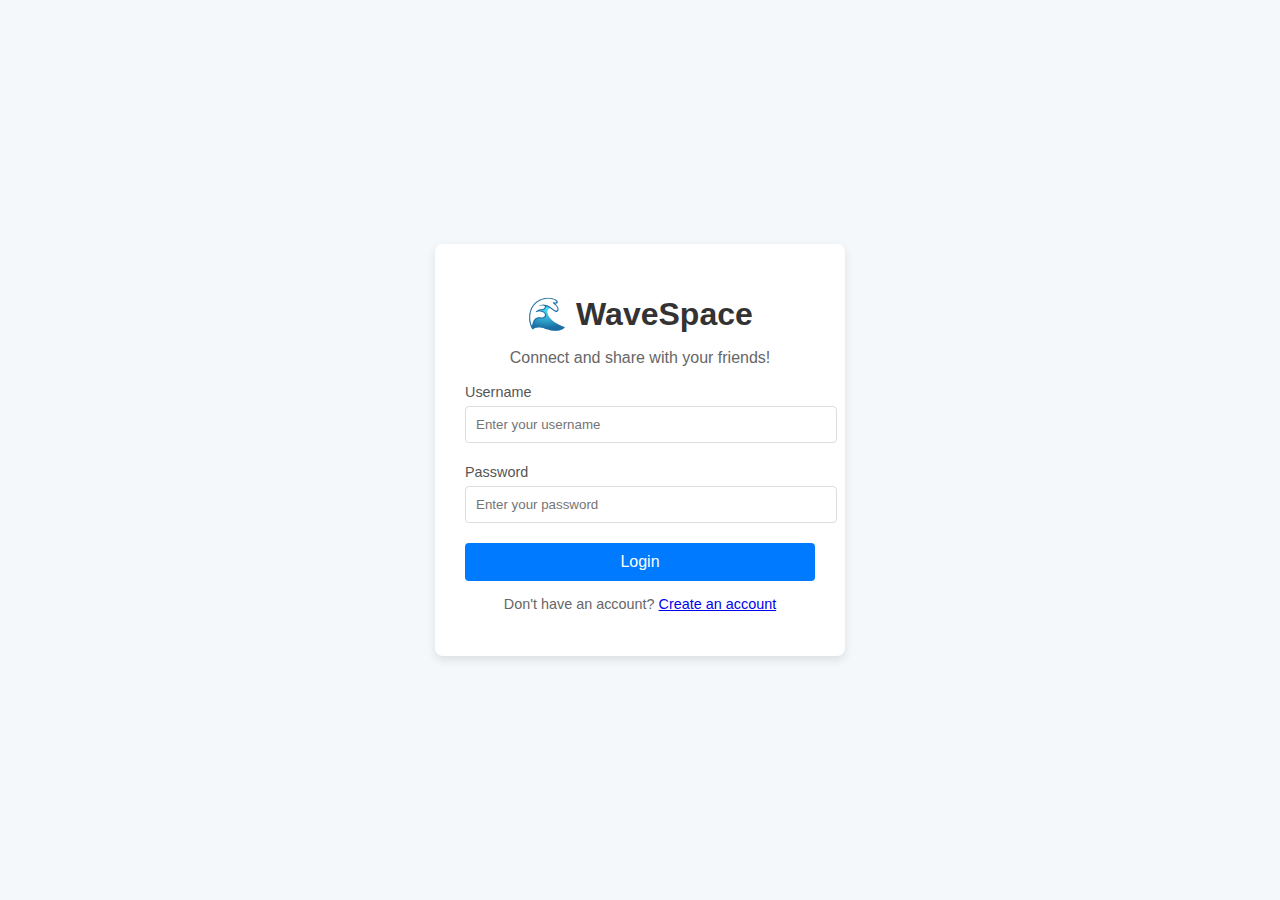
<file: public/index.html>
<!DOCTYPE html>
<html lang="en">
<head>
    <meta charset="UTF-8">
    <meta name="viewport" content="width=device-width, initial-scale=1.0">
    <title>WaveSpace - Login</title>
    <link rel="stylesheet" href="css/styles.css">
</head>
<body>
    <div class="login-container">
        <div class="login-box">
            <h1>🌊 WaveSpace</h1>
            <p>Connect and share with your friends!</p>
            <form action="/auth/login" method="POST">
                <div class="input-group">
                    <label for="username">Username</label>
                    <input type="text" id="username" name="username" placeholder="Enter your username" required>
                </div>
                <div class="input-group">
                    <label for="password">Password</label>
                    <input type="password" id="password" name="password" placeholder="Enter your password" required>
                </div>
                <button type="submit" class="btn">Login</button>
            </form>
            <p class="signup-text">Don't have an account? <a href="register.html">Create an account</a></p>
        </div>
    </div>
</body>
</html>
</file>
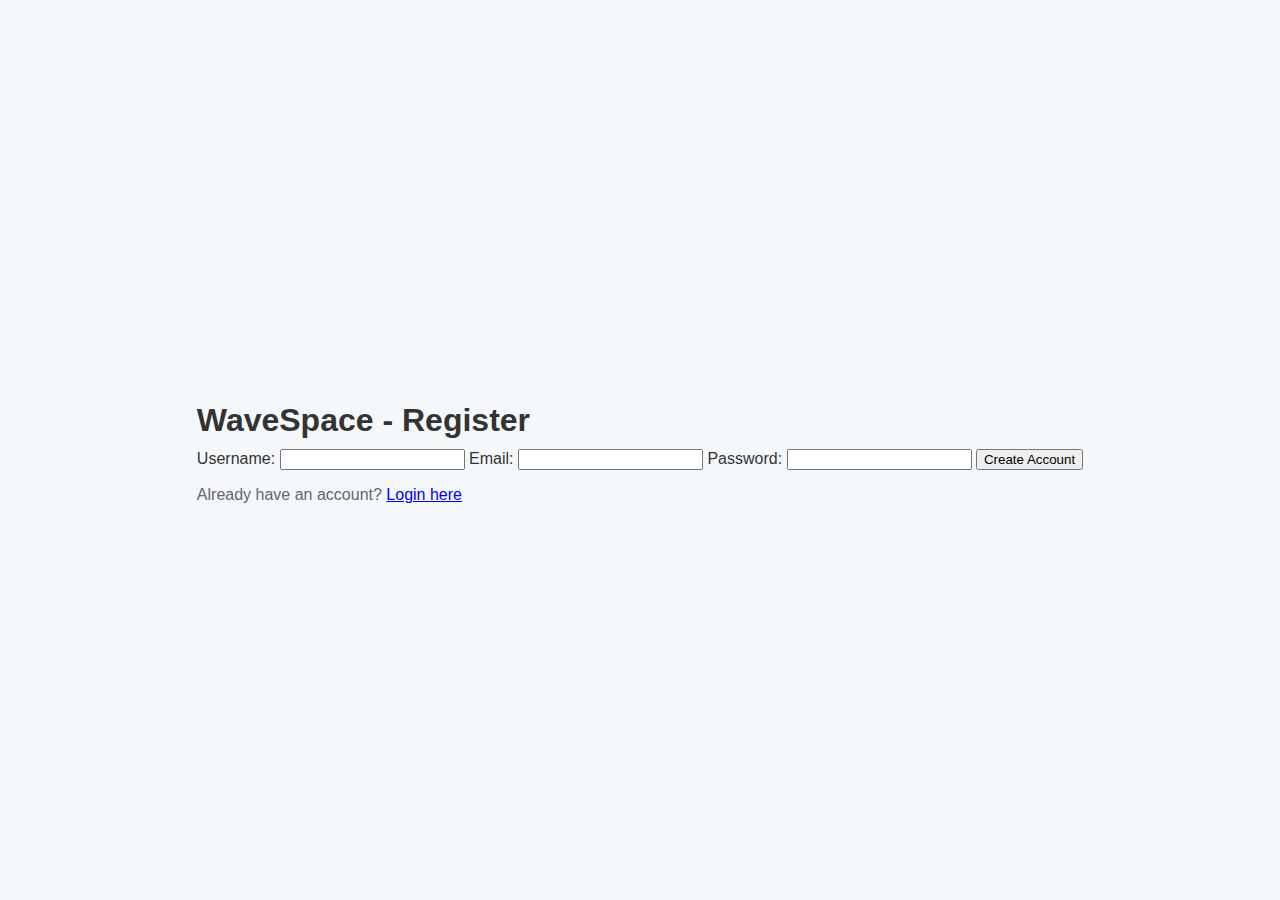
<file: public/register.html>
<!DOCTYPE html>
<html lang="en">
<head>
  <meta charset="UTF-8">
  <meta name="viewport" content="width=device-width, initial-scale=1.0">
  <title>WaveSpace - Register</title>
  <link rel="stylesheet" href="css/styles.css">
</head>
<body>
  <div class="form-container">
    <h1>WaveSpace - Register</h1>
    <form action="/auth/register" method="POST">
      <label for="username">Username:</label>
      <input type="text" id="username" name="username" required>

      <label for="email">Email:</label>
      <input type="email" id="email" name="email" required>

      <label for="password">Password:</label>
      <input type="password" id="password" name="password" required>
      <button type="submit">Create Account</button>
    </form>
    <p>Already have an account? <a href="index.html">Login here</a></p>
  </div>
</body>
</html>
</file>
<file: public/css/styles.css>
body {
    font-family: Arial, sans-serif;
    background-color: #f5f8fa;
    margin: 0;
    padding: 0;
    display: flex;
    justify-content: center;
    align-items: center;
    height: 100vh;
    color: #333;
}

.login-container {
    display: flex;
    justify-content: center;
    align-items: center;
    width: 100%;
}

.login-box {
    background: #ffffff;
    border-radius: 8px;
    box-shadow: 0 4px 10px rgba(0, 0, 0, 0.1);
    padding: 30px;
    width: 350px;
    text-align: center;
}

h1 {
    font-size: 2rem;
    margin-bottom: 10px;
}

p {
    font-size: 1rem;
    color: #666;
}

.input-group {
    margin-bottom: 20px;
    text-align: left;
}

.input-group label {
    font-size: 0.9rem;
    color: #555;
}

.input-group input {
    width: 100%;
    padding: 10px;
    margin-top: 5px;
    border: 1px solid #ddd;
    border-radius: 4px;
}

.btn {
    background-color: #007bff;
    color: #fff;
    border: none;
    padding: 10px 15px;
    width: 100%;
    border-radius: 4px;
    cursor: pointer;
    font-size: 1rem;
}

.btn:hover {
    background-color: #0056b3;
}

.signup-text {
    margin-top: 15px;
    font-size: 0.9rem;
}
</file>
